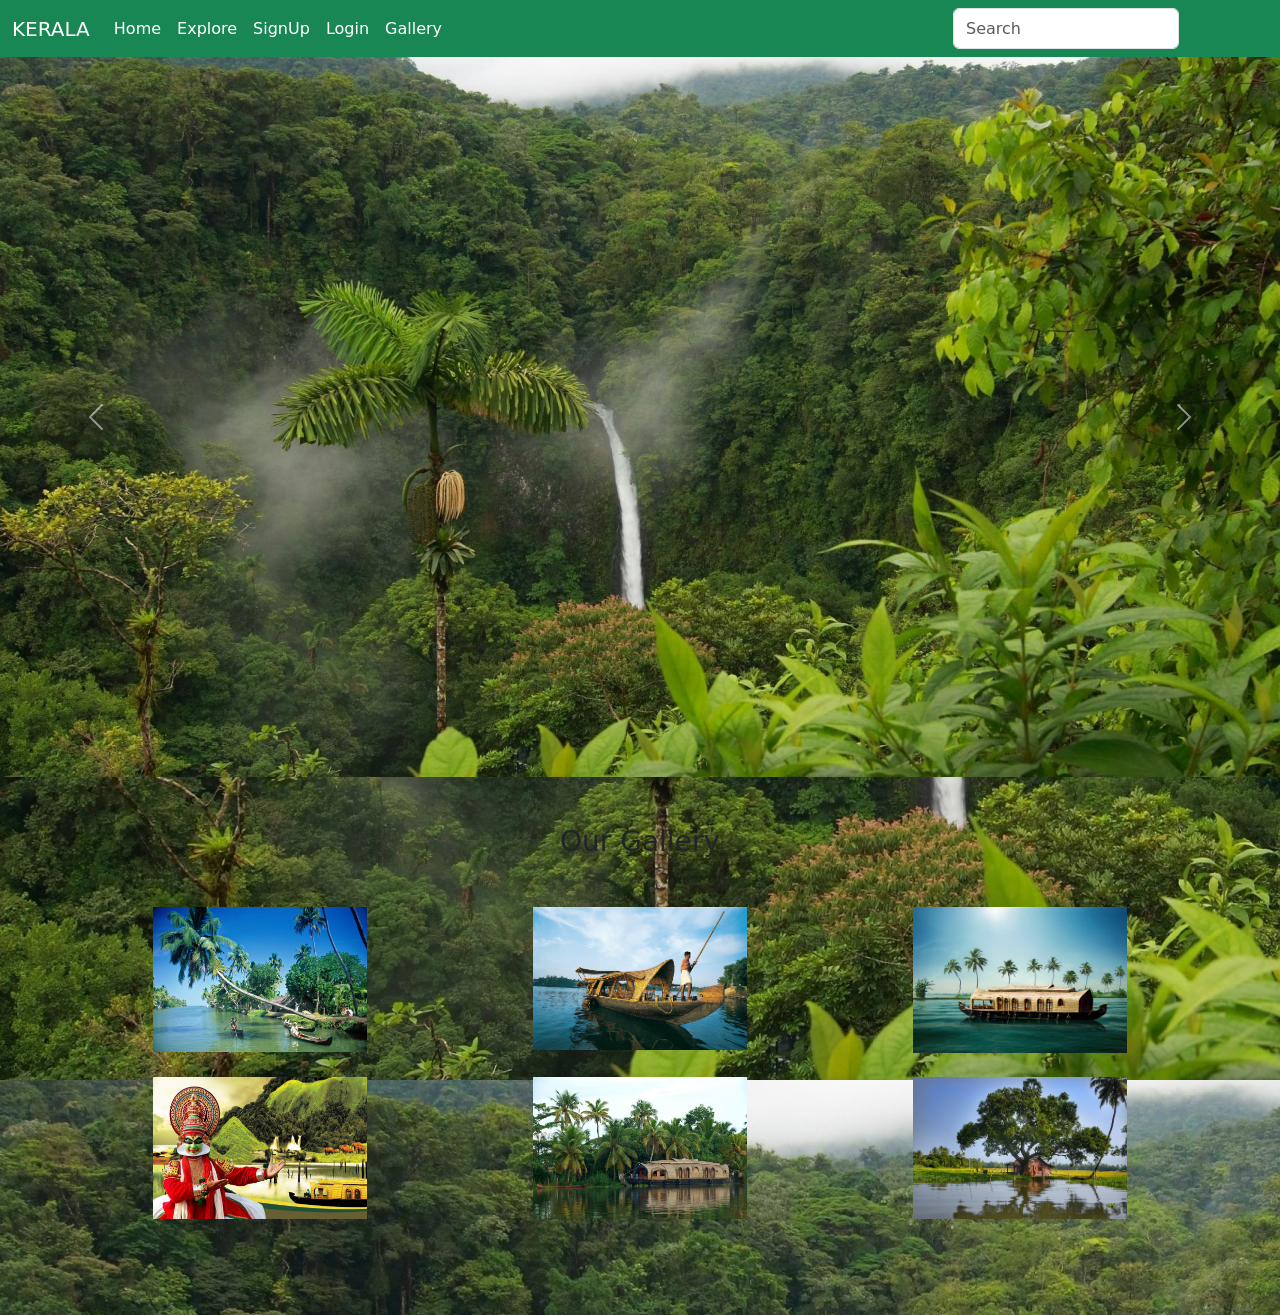
<file: index.html>
<!DOCTYPE html>
 <html lang="en">
 <head>
     <meta charset="UTF-8">
     <meta http-equiv="X-UA-Compatible" content="IE=edge">
     <meta name="viewport" content="width=device-width, initial-scale=1.0">
     <title>Document</title>
     <link rel="stylesheet" href="style.css">
     <link href="https://cdn.jsdelivr.net/npm/bootstrap@5.3.0-alpha1/dist/css/bootstrap.min.css" rel="stylesheet" integrity="sha384-GLhlTQ8iRABdZLl6O3oVMWSktQOp6b7In1Zl3/Jr59b6EGGoI1aFkw7cmDA6j6gD" crossorigin="anonymous">
 <script src="https://cdn.jsdelivr.net/npm/bootstrap@5.3.0-alpha1/dist/js/bootstrap.bundle.min.js" integrity="sha384-w76AqPfDkMBDXo30jS1Sgez6pr3x5MlQ1ZAGC+nuZB+EYdgRZgiwxhTBTkF7CXvN" crossorigin="anonymous"></script>
 </head>
 <body>
     <nav class="navbar navbar-expand-lg navbar-dark bg-success">
         <div class="container-fluid">
           <a class="navbar-brand" href="#">KERALA</a>
           <button class="navbar-toggler" type="button" data-bs-toggle="collapse" data-bs-target="#navbarSupportedContent" aria-controls="navbarSupportedContent" aria-expanded="false" aria-label="Toggle navigation">
             <span class="navbar-toggler-icon"></span>
           </button>
           <div class="collapse navbar-collapse" id="navbarSupportedContent">
             <ul class="navbar-nav me-auto mb-2 mb-lg-0">
               <li class="nav-item">
                 <a class="nav-link active" aria-current="page" href="#">Home</a>
               </li>
               <li class="nav-item">
                 <a class="nav-link active" href="district.html">Explore</a>
               </li>
               
               <li class="nav-item">
                <a class="nav-link active" href="signup.html">SignUp</a>
              </li>
              <li class="nav-item">
                <a class="nav-link active" href="login.html">Login</a>
              </li>
              
               <li class="nav-item">
                
                 <a class="nav-link active" href="#gallery" >Gallery</a>
               </li>
             </ul>
             <form class="d-flex" role="search">
               <input class="form-control me-2" type="search" placeholder="Search" aria-label="Search">
               <button class="btn btn-outline-success" type="submit">Search</button>
             </form>
           </div>
         </div>
       </nav>  
       <!-- carousel starts here-->
       <div class="col-lg-12 myMargin">
       <div id="carouselExample" class="carousel slide">
         <div class="carousel-inner">
           <div class="carousel-item active">
             <img src="./pictures/pic33.jpg" class="d-block w-100" alt="...">
           </div>
           <div class="carousel-item">
             <img src="./pictures/pic26.jpg" class="d-block w-100" alt="...">
           </div>
           <div class="carousel-item">
             <img src="./pictures/picc1.jpg" class="d-block w-100" alt="...">
           </div>
         </div>
         <button class="carousel-control-prev" type="button" data-bs-target="#carouselExample" data-bs-slide="prev">
           <span class="carousel-control-prev-icon" aria-hidden="true"></span>
           <span class="visually-hidden">Previous</span>
         </button>
         <button class="carousel-control-next" type="button" data-bs-target="#carouselExample" data-bs-slide="next">
           <span class="carousel-control-next-icon" aria-hidden="true"></span>
           <span class="visually-hidden">Next</span>
         </button>
       </div> 
       <!-- carousel ends here-->
       <div class="gallery pb-5" id="gallery">
        <div class="container py-xl-5 py-lg-3">
            <h3 class="title-w3 mb-2 text-center text-bl font-weight-bold">Our <span>Gallery</span></h3>
            <p class="text-center title-w3 mb-md-5 mb-4"></p>
            <div class="row news-grids text-center no-gutters">
                <div class="col-md-4 gal-img">
                    <a href="#gal1"><img src="pictures/hi.jpg" alt="Gallery Image" class="img-fluid"height="500" width="500"></a>
                </div>
                <div class="col-md-4 gal-img">
                    <a href="#gal2"><img src="pictures/picc1.jpg" alt="Gallery Image" class="img-fluid" height="500" width="500"></a>
                </div>
                <div class="col-md-4 gal-img">
                    <a href="#gal3"><img src="pictures/pic222.jpg" alt="Gallery Image" class="img-fluid"height="700" width="500"></a>
              <br>  </div>
            </div>
            <div class="row news-grids text-center no-gutters">
                <div class="col-md-4 gal-img">
                    <a href="#gal4"><img src="pictures/g.jpg" alt="Gallery Image" class="img-fluid" height="1000" width="700"></a>
                </div>
                <div class="col-md-4 gal-img">
                    <a href="#gal5"><img src="pictures/kk.jpg" alt="Gallery Image" class="img-fluid" height="1500" width="900"></a>
                </div>
                <div class="col-md-4 gal-img">
                    <a href="#gal6"><img src="pictures/hhh.jpg" alt="Gallery Image" class="img-fluid" height="900" width="900"></a>
                </div>
            </div>
           
     </body>
 </html>
</file>
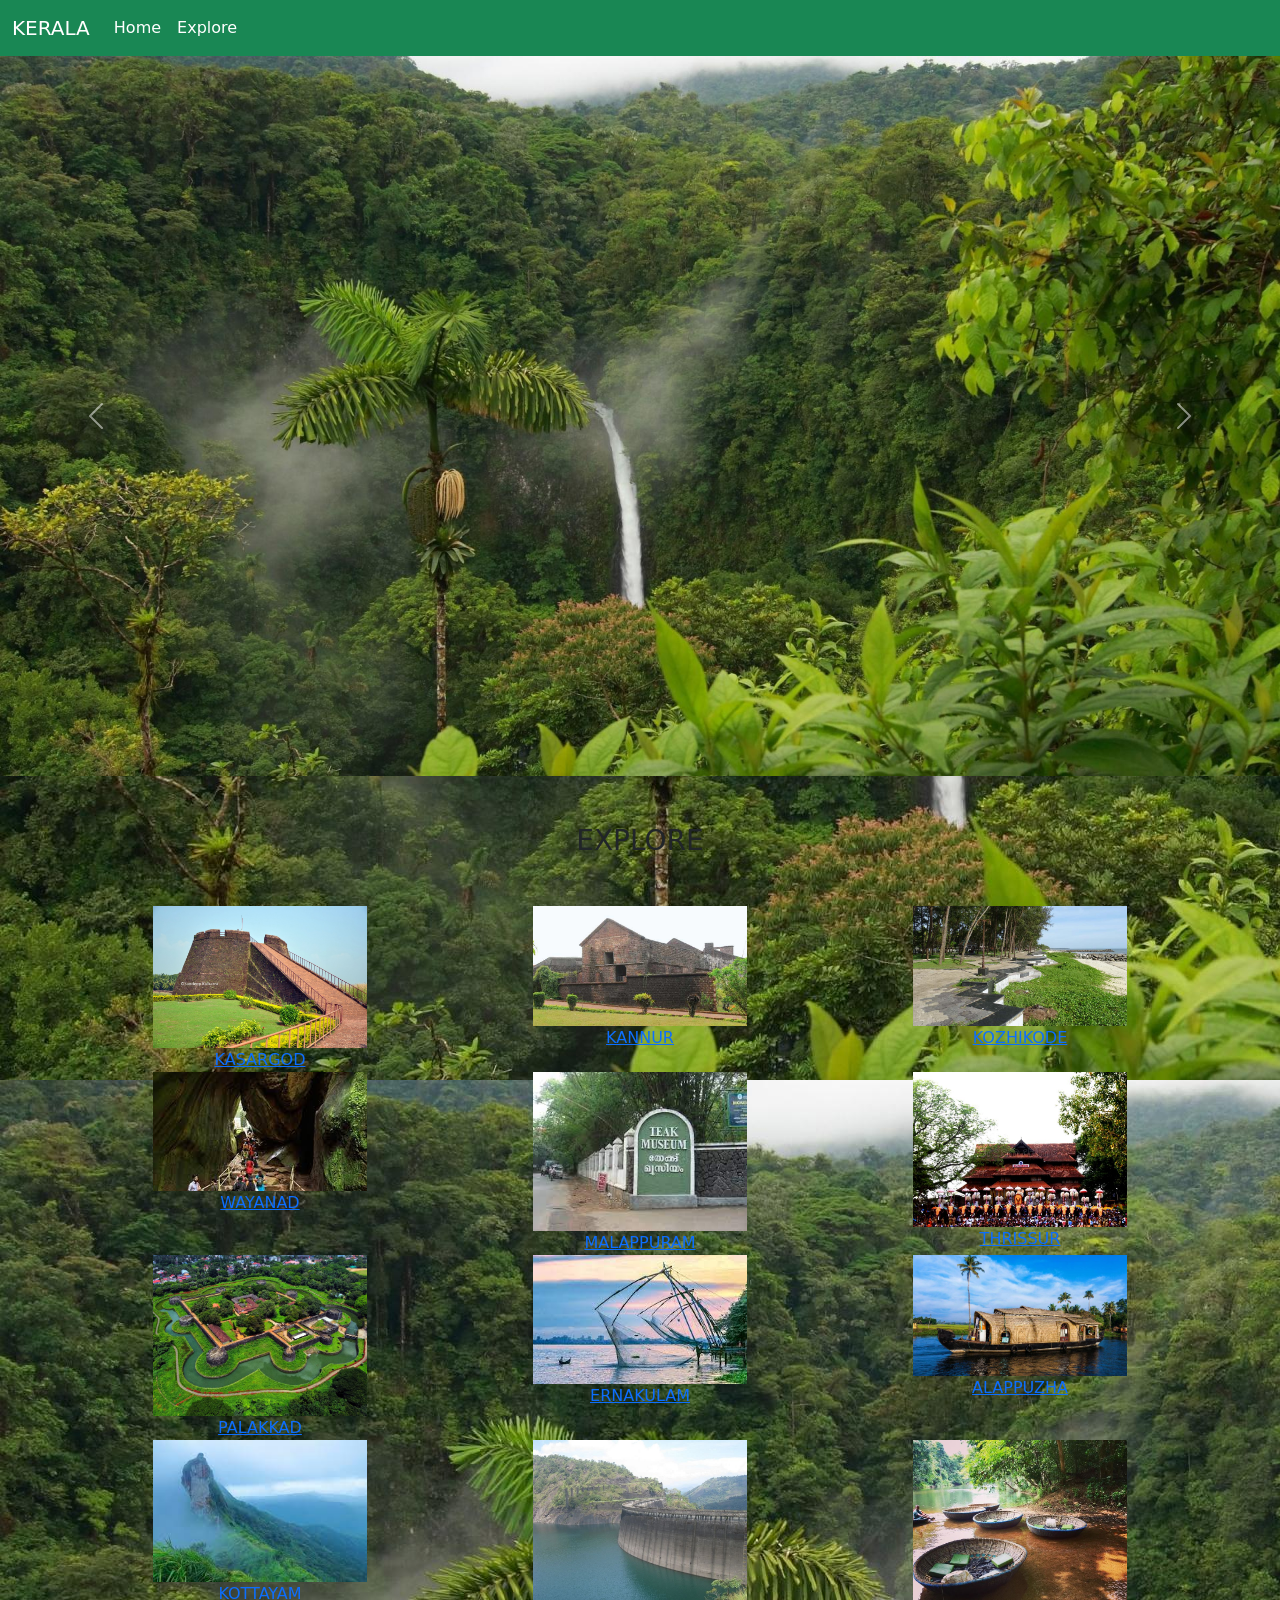
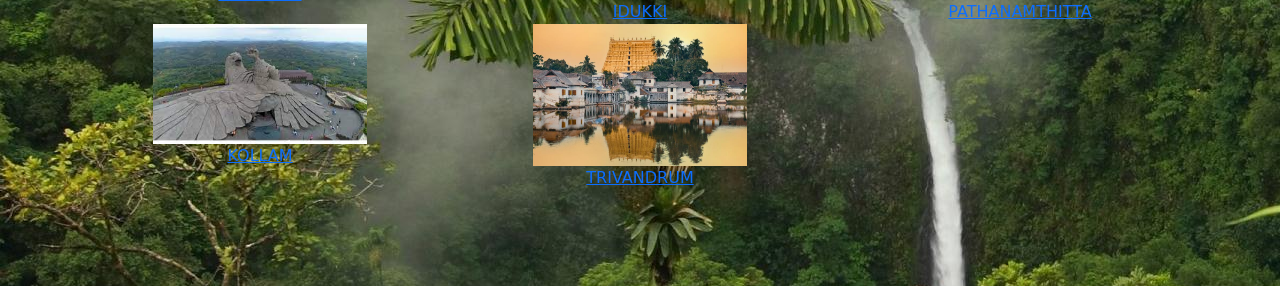
<file: district.html>
<!DOCTYPE html>
<html lang="en">
<head>
    <meta charset="UTF-8">
    <meta http-equiv="X-UA-Compatible" content="IE=edge">
    <meta name="viewport" content="width=device-width, initial-scale=1.0">
    <title>Document</title>
    <link rel="stylesheet" href="style.css">
    <link href="https://cdn.jsdelivr.net/npm/bootstrap@5.3.0-alpha1/dist/css/bootstrap.min.css" rel="stylesheet" integrity="sha384-GLhlTQ8iRABdZLl6O3oVMWSktQOp6b7In1Zl3/Jr59b6EGGoI1aFkw7cmDA6j6gD" crossorigin="anonymous">
<script src="https://cdn.jsdelivr.net/npm/bootstrap@5.3.0-alpha1/dist/js/bootstrap.bundle.min.js" integrity="sha384-w76AqPfDkMBDXo30jS1Sgez6pr3x5MlQ1ZAGC+nuZB+EYdgRZgiwxhTBTkF7CXvN" crossorigin="anonymous"></script>
</head>
<body>
    <nav class="navbar navbar-expand-lg navbar-dark bg-success">
        <div class="container-fluid">
          <a class="navbar-brand" href="#">KERALA</a>
          <button class="navbar-toggler" type="button" data-bs-toggle="collapse" data-bs-target="#navbarSupportedContent" aria-controls="navbarSupportedContent" aria-expanded="false" aria-label="Toggle navigation">
            <span class="navbar-toggler-icon"></span>
          </button>
          <div class="collapse navbar-collapse" id="navbarSupportedContent">
            <ul class="navbar-nav me-auto mb-2 mb-lg-0">
              <li class="nav-item">
                <a class="nav-link active" aria-current="page" href="#">Home</a>
              </li>
              <li class="nav-item">
                <a class="nav-link active" href="#">Explore</a>
              </li>
              
              
              
            </ul>
            </div>
            </div>
            </nav>
    <div class="col-lg-12 myMargin">
        <div id="carouselExample" class="carousel slide">
          <div class="carousel-inner">
            <div class="carousel-item active">
              <img src="./pictures/pic33.jpg" class="d-block w-100" alt="...">
            </div>
            <div class="carousel-item">
              <img src="./pictures/pic26.jpg" class="d-block w-100" alt="...">
            </div>
            <div class="carousel-item">
              <img src="./pictures/picc1.jpg" class="d-block w-100" alt="...">
            </div>
          </div>
          <button class="carousel-control-prev" type="button" data-bs-target="#carouselExample" data-bs-slide="prev">
            <span class="carousel-control-prev-icon" aria-hidden="true"></span>
            <span class="visually-hidden">Previous</span>
          </button>
          <button class="carousel-control-next" type="button" data-bs-target="#carouselExample" data-bs-slide="next">
            <span class="carousel-control-next-icon" aria-hidden="true"></span>
            <span class="visually-hidden">Next</span>
          </button>
        </div> 
        <!-- carousel ends here-->
        <div class="gallery pb-5" id="gallery">
            <div class="container py-xl-5 py-lg-3">
                <h3 class="title-w3 mb-2 text-center text-bl font-weight-bold"><span>EXPLORE</span></h3>
                <p class="text-center title-w3 mb-md-5 mb-4"></p>
                <div class="row news-grids text-center no-gutters">
                    <div class="col-md-4 gal-img">
                        <a href="kasargod.html"><img src="pictures/kasar.jpg" alt="Gallery Image" class="img-fluid"height="1000" width="300">KASARGOD</a>
                    </div>
                    <div class="col-md-4 gal-img">
                        <a href="kannur.html"><img src="pictures/kannur.jpg" alt="Gallery Image" class="img-fluid" height="1800" width="1000">KANNUR</a>
                    </div>
                    <div class="col-md-4 gal-img">
                        <a href="kozhikode.html"><img src="pictures/kozhikode.jpg" alt="Gallery Image" class="img-fluid" height="1800" width="1000">KOZHIKODE</a>
                  <br>  </div>
                </div>
                <div class="row news-grids text-center no-gutters">
                    <div class="col-md-4 gal-img">
                        <a href="wayanad.html"><img src="pictures/wayanad.jpg" alt="Gallery Image" class="img-fluid" height="1000" width="500">WAYANAD</a>
                    </div>
                    <div class="col-md-4 gal-img">
                        <a href="malapuram.html"><img src="pictures/malapuram.jpg" alt="Gallery Image" class="img-fluid" height="1000" width="300">MALAPPURAM</a>
                    </div>
                    <div class="col-md-4 gal-img">
                        <a href="#gal6"><img src="pictures/thrissur.jpg" alt="Gallery Image" class="img-fluid" height="1000" width="300">THRISSUR</a>
                    </div>
                </div>
                <div class="row news-grids text-center no-gutters">
                    <div class="col-md-4 gal-img">
                        <a href="#gal4"><img src="pictures/Palakkad_Tipu_Fort.jpg" alt="Gallery Image" class="img-fluid" height="1000" width="300">PALAKKAD</a>
                    </div>
                    <div class="col-md-4 gal-img">
                        <a href="#gal5"><img src="pictures/ernakulam.jpg" alt="Gallery Image" class="img-fluid" height="1000" width="700">ERNAKULAM</a>
                    </div>
                    <div class="col-md-4 gal-img">
                        <a href="#gal6"><img src="pictures/alapuzha.jpg" alt="Gallery Image" class="img-fluid" height="1000" width="700">ALAPPUZHA</a>
                    </div>
                </div>
                <div class="row news-grids text-center no-gutters">
                    <div class="col-md-4 gal-img">
                        <a href="#gal4"><img src="pictures/kottayam.jpg" alt="Gallery Image" class="img-fluid" height="1000" width="300">KOTTAYAM</a>
                    </div>
                    <div class="col-md-4 gal-img">
                        <a href="#gal5"><img src="pictures/idukki-dam.jpg" alt="Gallery Image" class="img-fluid" height="1000" width="500">IDUKKI</a>
                    </div>
                    <div class="col-md-4 gal-img">
                        <a href="#gal6"><img src="pictures/Pathanamthitta.jpg" alt="Gallery Image" class="img-fluid" height="1000" width="300">PATHANAMTHITTA</a>
                    </div>
                </div>
                <div class="row news-grids text-center no-gutters">
                    <div class="col-md-4 gal-img">
                        <a href="#gal4"><img src="pictures/kollam.jpg" alt="Gallery Image" class="img-fluid" height="1000" width="500">KOLLAM</a>
                    </div>
                    <div class="col-md-4 gal-img">
                        <a href="#gal5"><img src="pictures/trivandrum.jpg" alt="Gallery Image" class="img-fluid" height="1000" width="500">TRIVANDRUM</a>
                    </div>
                    
                </div>
</body>
</html>
</file>
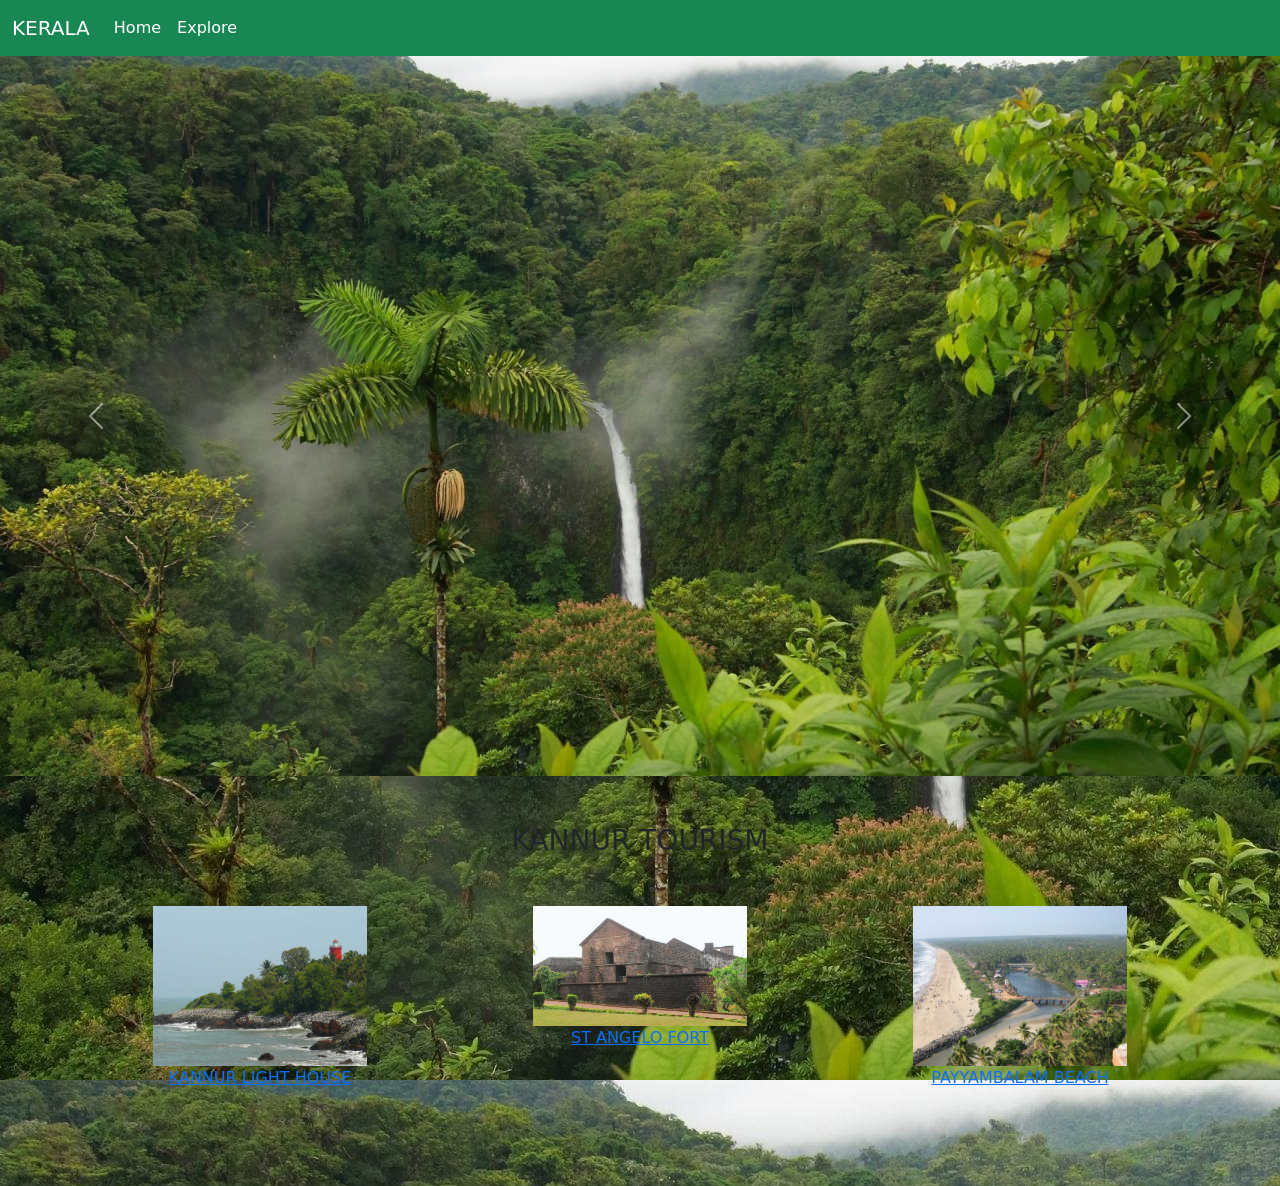
<file: kannur.html>
<!DOCTYPE html>
<html lang="en">
<head>
    <meta charset="UTF-8">
    <meta http-equiv="X-UA-Compatible" content="IE=edge">
    <meta name="viewport" content="width=device-width, initial-scale=1.0">
    <title>Document</title>
    <link rel="stylesheet" href="style.css">
    <link href="https://cdn.jsdelivr.net/npm/bootstrap@5.3.0-alpha1/dist/css/bootstrap.min.css" rel="stylesheet" integrity="sha384-GLhlTQ8iRABdZLl6O3oVMWSktQOp6b7In1Zl3/Jr59b6EGGoI1aFkw7cmDA6j6gD" crossorigin="anonymous">
<script src="https://cdn.jsdelivr.net/npm/bootstrap@5.3.0-alpha1/dist/js/bootstrap.bundle.min.js" integrity="sha384-w76AqPfDkMBDXo30jS1Sgez6pr3x5MlQ1ZAGC+nuZB+EYdgRZgiwxhTBTkF7CXvN" crossorigin="anonymous"></script>
</head>
<body>
    <nav class="navbar navbar-expand-lg navbar-dark bg-success">
        <div class="container-fluid">
          <a class="navbar-brand" href="#">KERALA</a>
          <button class="navbar-toggler" type="button" data-bs-toggle="collapse" data-bs-target="#navbarSupportedContent" aria-controls="navbarSupportedContent" aria-expanded="false" aria-label="Toggle navigation">
            <span class="navbar-toggler-icon"></span>
          </button>
          <div class="collapse navbar-collapse" id="navbarSupportedContent">
            <ul class="navbar-nav me-auto mb-2 mb-lg-0">
              <li class="nav-item">
                <a class="nav-link active" aria-current="page" href="#">Home</a>
              </li>
              <li class="nav-item">
                <a class="nav-link active" href="#">Explore</a>
              </li>
              
              
              
            </ul>
            </div>
            </div>
            </nav>
    <div class="col-lg-12 myMargin">
        <div id="carouselExample" class="carousel slide">
          <div class="carousel-inner">
            <div class="carousel-item active">
              <img src="./pictures/pic33.jpg" class="d-block w-100" alt="...">
            </div>
            <div class="carousel-item">
              <img src="./pictures/pic26.jpg" class="d-block w-100" alt="...">
            </div>
            <div class="carousel-item">
              <img src="./pictures/picc1.jpg" class="d-block w-100" alt="...">
            </div>
          </div>
          <button class="carousel-control-prev" type="button" data-bs-target="#carouselExample" data-bs-slide="prev">
            <span class="carousel-control-prev-icon" aria-hidden="true"></span>
            <span class="visually-hidden">Previous</span>
          </button>
          <button class="carousel-control-next" type="button" data-bs-target="#carouselExample" data-bs-slide="next">
            <span class="carousel-control-next-icon" aria-hidden="true"></span>
            <span class="visually-hidden">Next</span>
          </button>
        </div> 
        <!-- carousel ends here-->
        <div class="gallery pb-5" id="gallery">
            <div class="container py-xl-5 py-lg-3">
                <h3 class="title-w3 mb-2 text-center text-bl font-weight-bold"><span>KANNUR TOURISM</span></h3>
                <p class="text-center title-w3 mb-md-5 mb-4"></p>
                <div class="row news-grids text-center no-gutters">
                    <div class="col-md-4 gal-img">
                        <a href="#gal1"><img src="pictures/kannur light.jpg" alt="Gallery Image" class="img-fluid"height="1000" width="300">KANNUR LIGHT HOUSE</a>
                    </div>
                    <div class="col-md-4 gal-img">
                        <a href="#gal2"><img src="pictures/st_angelo_fort_kannur20131031115739_83_1_20180526215925.jpg" alt="Gallery Image" class="img-fluid" height="1800" width="1500">ST ANGELO FORT</a>
                    </div>
                    <div class="col-md-4 gal-img">
                        <a href="#gal3"><img src="pictures/payya.jpg" alt="Gallery Image" class="img-fluid" height="1800" width="1000">PAYYAMBALAM BEACH</a>
                  <br>  </div>
                </div>
                </div>
                </div>
                </div></body>
                </html>
</file>
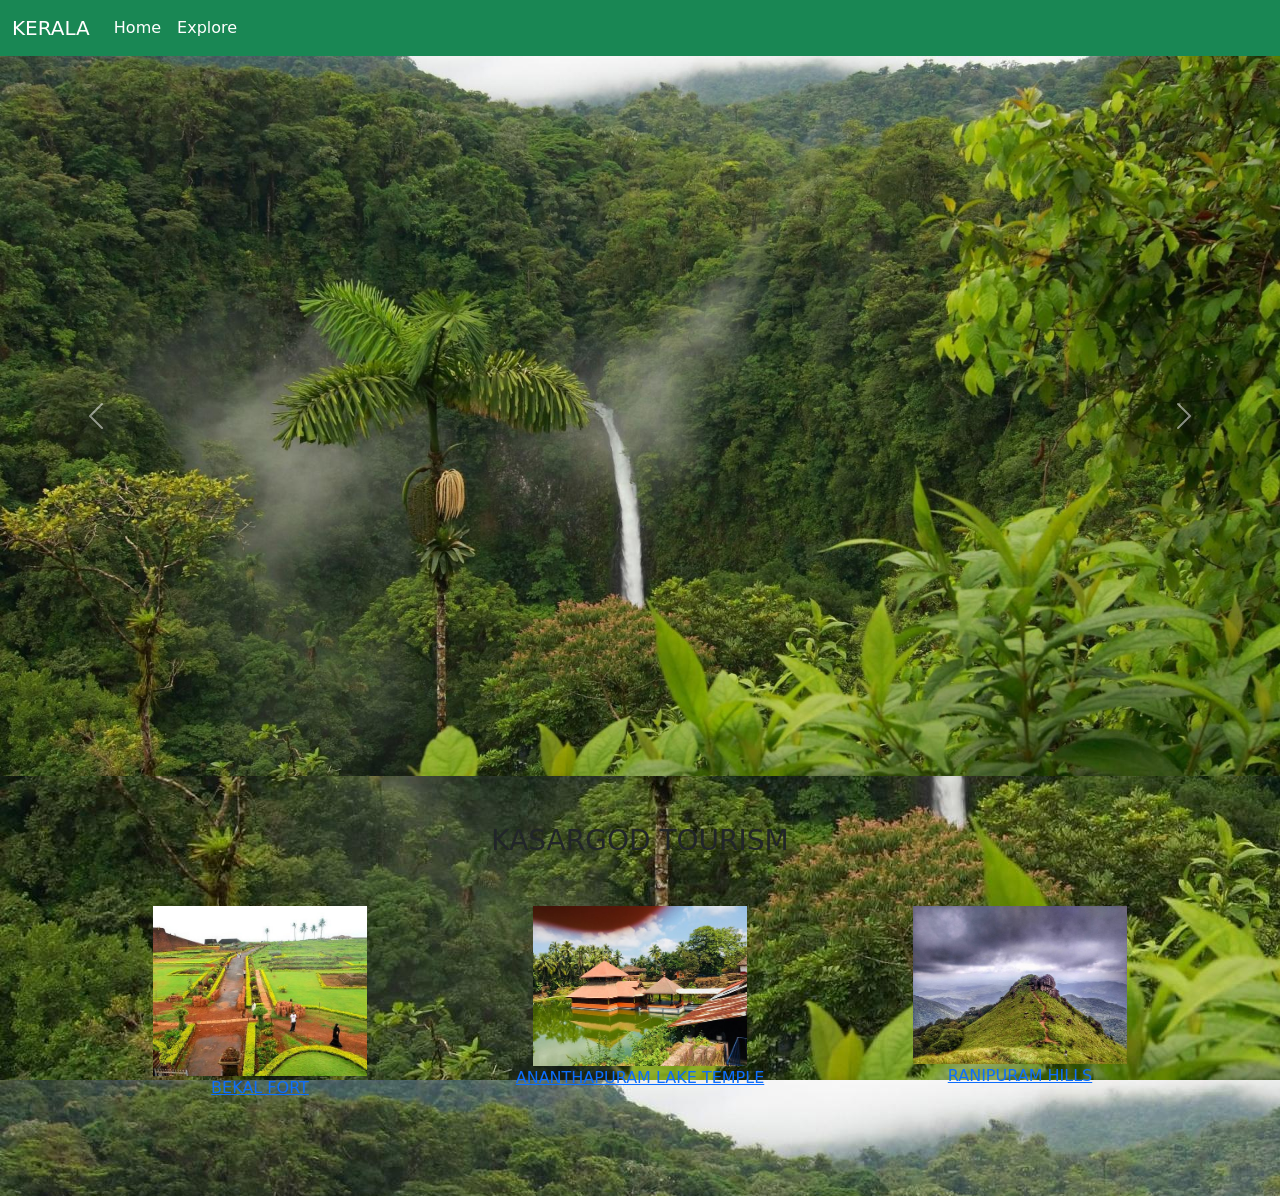
<file: kasargod.html>
<!DOCTYPE html>
<html lang="en">
<head>
    <meta charset="UTF-8">
    <meta http-equiv="X-UA-Compatible" content="IE=edge">
    <meta name="viewport" content="width=device-width, initial-scale=1.0">
    <title>Document</title>
    <link rel="stylesheet" href="style.css">
    <link href="https://cdn.jsdelivr.net/npm/bootstrap@5.3.0-alpha1/dist/css/bootstrap.min.css" rel="stylesheet" integrity="sha384-GLhlTQ8iRABdZLl6O3oVMWSktQOp6b7In1Zl3/Jr59b6EGGoI1aFkw7cmDA6j6gD" crossorigin="anonymous">
<script src="https://cdn.jsdelivr.net/npm/bootstrap@5.3.0-alpha1/dist/js/bootstrap.bundle.min.js" integrity="sha384-w76AqPfDkMBDXo30jS1Sgez6pr3x5MlQ1ZAGC+nuZB+EYdgRZgiwxhTBTkF7CXvN" crossorigin="anonymous"></script>
</head>
<body>
    <nav class="navbar navbar-expand-lg navbar-dark bg-success">
        <div class="container-fluid">
          <a class="navbar-brand" href="#">KERALA</a>
          <button class="navbar-toggler" type="button" data-bs-toggle="collapse" data-bs-target="#navbarSupportedContent" aria-controls="navbarSupportedContent" aria-expanded="false" aria-label="Toggle navigation">
            <span class="navbar-toggler-icon"></span>
          </button>
          <div class="collapse navbar-collapse" id="navbarSupportedContent">
            <ul class="navbar-nav me-auto mb-2 mb-lg-0">
              <li class="nav-item">
                <a class="nav-link active" aria-current="page" href="#">Home</a>
              </li>
              <li class="nav-item">
                <a class="nav-link active" href="#">Explore</a>
              </li>
              
              
              
            </ul>
            </div>
            </div>
            </nav>
    <div class="col-lg-12 myMargin">
        <div id="carouselExample" class="carousel slide">
          <div class="carousel-inner">
            <div class="carousel-item active">
              <img src="./pictures/pic33.jpg" class="d-block w-100" alt="...">
            </div>
            <div class="carousel-item">
              <img src="./pictures/pic26.jpg" class="d-block w-100" alt="...">
            </div>
            <div class="carousel-item">
              <img src="./pictures/picc1.jpg" class="d-block w-100" alt="...">
            </div>
          </div>
          <button class="carousel-control-prev" type="button" data-bs-target="#carouselExample" data-bs-slide="prev">
            <span class="carousel-control-prev-icon" aria-hidden="true"></span>
            <span class="visually-hidden">Previous</span>
          </button>
          <button class="carousel-control-next" type="button" data-bs-target="#carouselExample" data-bs-slide="next">
            <span class="carousel-control-next-icon" aria-hidden="true"></span>
            <span class="visually-hidden">Next</span>
          </button>
        </div> 
        <!-- carousel ends here-->
        <div class="gallery pb-5" id="gallery">
            <div class="container py-xl-5 py-lg-3">
                <h3 class="title-w3 mb-2 text-center text-bl font-weight-bold"><span>KASARGOD TOURISM</span></h3>
                <p class="text-center title-w3 mb-md-5 mb-4"></p>
                <div class="row news-grids text-center no-gutters">
                    <div class="col-md-4 gal-img">
                        <a href="#gal1"><img src="pictures/bekal-fort.jpg" alt="Gallery Image" class="img-fluid"height="1000" width="300">BEKAL FORT</a>
                    </div>
                    <div class="col-md-4 gal-img">
                        <a href="#gal2"><img src="pictures/ananthapura-lake-temple.jpg" alt="Gallery Image" class="img-fluid" height="1800" width="1000">ANANTHAPURAM LAKE TEMPLE</a>
                    </div>
                    <div class="col-md-4 gal-img">
                        <a href="#gal3"><img src="pictures/ranipuram-hills.jpg" alt="Gallery Image" class="img-fluid" height="1800" width="1000">RANIPURAM HILLS</a>
                  <br>  </div>
                </div>
                </div>
                </div>
                </div></body>
                </html>
</file>
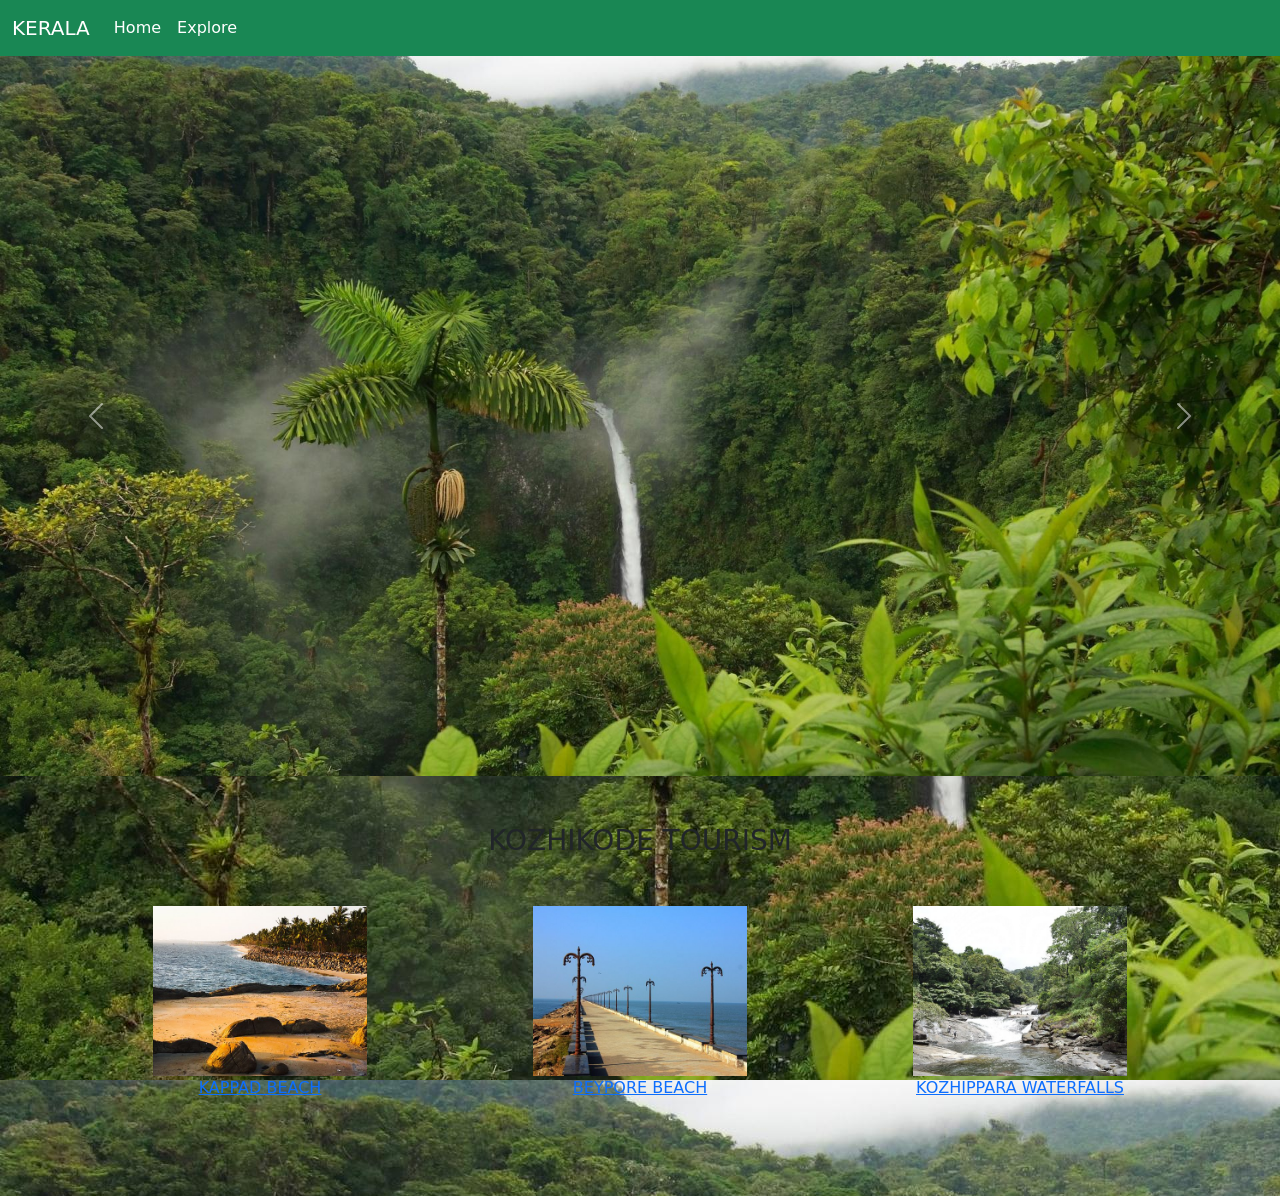
<file: kozhikode.html>
<!DOCTYPE html>
<html lang="en">
<head>
    <meta charset="UTF-8">
    <meta http-equiv="X-UA-Compatible" content="IE=edge">
    <meta name="viewport" content="width=device-width, initial-scale=1.0">
    <title>Document</title>
    <link rel="stylesheet" href="style.css">
    <link href="https://cdn.jsdelivr.net/npm/bootstrap@5.3.0-alpha1/dist/css/bootstrap.min.css" rel="stylesheet" integrity="sha384-GLhlTQ8iRABdZLl6O3oVMWSktQOp6b7In1Zl3/Jr59b6EGGoI1aFkw7cmDA6j6gD" crossorigin="anonymous">
<script src="https://cdn.jsdelivr.net/npm/bootstrap@5.3.0-alpha1/dist/js/bootstrap.bundle.min.js" integrity="sha384-w76AqPfDkMBDXo30jS1Sgez6pr3x5MlQ1ZAGC+nuZB+EYdgRZgiwxhTBTkF7CXvN" crossorigin="anonymous"></script>
</head>
<body>
    <nav class="navbar navbar-expand-lg navbar-dark bg-success">
        <div class="container-fluid">
          <a class="navbar-brand" href="#">KERALA</a>
          <button class="navbar-toggler" type="button" data-bs-toggle="collapse" data-bs-target="#navbarSupportedContent" aria-controls="navbarSupportedContent" aria-expanded="false" aria-label="Toggle navigation">
            <span class="navbar-toggler-icon"></span>
          </button>
          <div class="collapse navbar-collapse" id="navbarSupportedContent">
            <ul class="navbar-nav me-auto mb-2 mb-lg-0">
              <li class="nav-item">
                <a class="nav-link active" aria-current="page" href="#">Home</a>
              </li>
              <li class="nav-item">
                <a class="nav-link active" href="#">Explore</a>
              </li>
              
              
              
            </ul>
            </div>
            </div>
            </nav>
    <div class="col-lg-12 myMargin">
        <div id="carouselExample" class="carousel slide">
          <div class="carousel-inner">
            <div class="carousel-item active">
              <img src="./pictures/pic33.jpg" class="d-block w-100" alt="...">
            </div>
            <div class="carousel-item">
              <img src="./pictures/pic26.jpg" class="d-block w-100" alt="...">
            </div>
            <div class="carousel-item">
              <img src="./pictures/picc1.jpg" class="d-block w-100" alt="...">
            </div>
          </div>
          <button class="carousel-control-prev" type="button" data-bs-target="#carouselExample" data-bs-slide="prev">
            <span class="carousel-control-prev-icon" aria-hidden="true"></span>
            <span class="visually-hidden">Previous</span>
          </button>
          <button class="carousel-control-next" type="button" data-bs-target="#carouselExample" data-bs-slide="next">
            <span class="carousel-control-next-icon" aria-hidden="true"></span>
            <span class="visually-hidden">Next</span>
          </button>
        </div> 
        <!-- carousel ends here-->
        <div class="gallery pb-5" id="gallery">
            <div class="container py-xl-5 py-lg-3">
                <h3 class="title-w3 mb-2 text-center text-bl font-weight-bold"><span>KOZHIKODE TOURISM</span></h3>
                <p class="text-center title-w3 mb-md-5 mb-4"></p>
                <div class="row news-grids text-center no-gutters">
                    <div class="col-md-4 gal-img">
                        <a href="#gal1"><img src="pictures/Kappad.jpg" alt="Gallery Image" class="img-fluid"height="1000" width="300">KAPPAD BEACH</a>
                    </div>
                    <div class="col-md-4 gal-img">
                        <a href="#gal2"><img src="pictures/beypore-beach.jpg" alt="Gallery Image" class="img-fluid" height="1800" width="1500">BEYPORE BEACH</a>
                    </div>
                    <div class="col-md-4 gal-img">
                        <a href="#gal3"><img src="pictures/kozhippara-waterfalls.jpg" alt="Gallery Image" class="img-fluid" height="1800" width="1000">KOZHIPPARA WATERFALLS</a>
                  <br>  </div>
                </div>
                </div>
                </div>
                </div></body>
                </html>
</file>
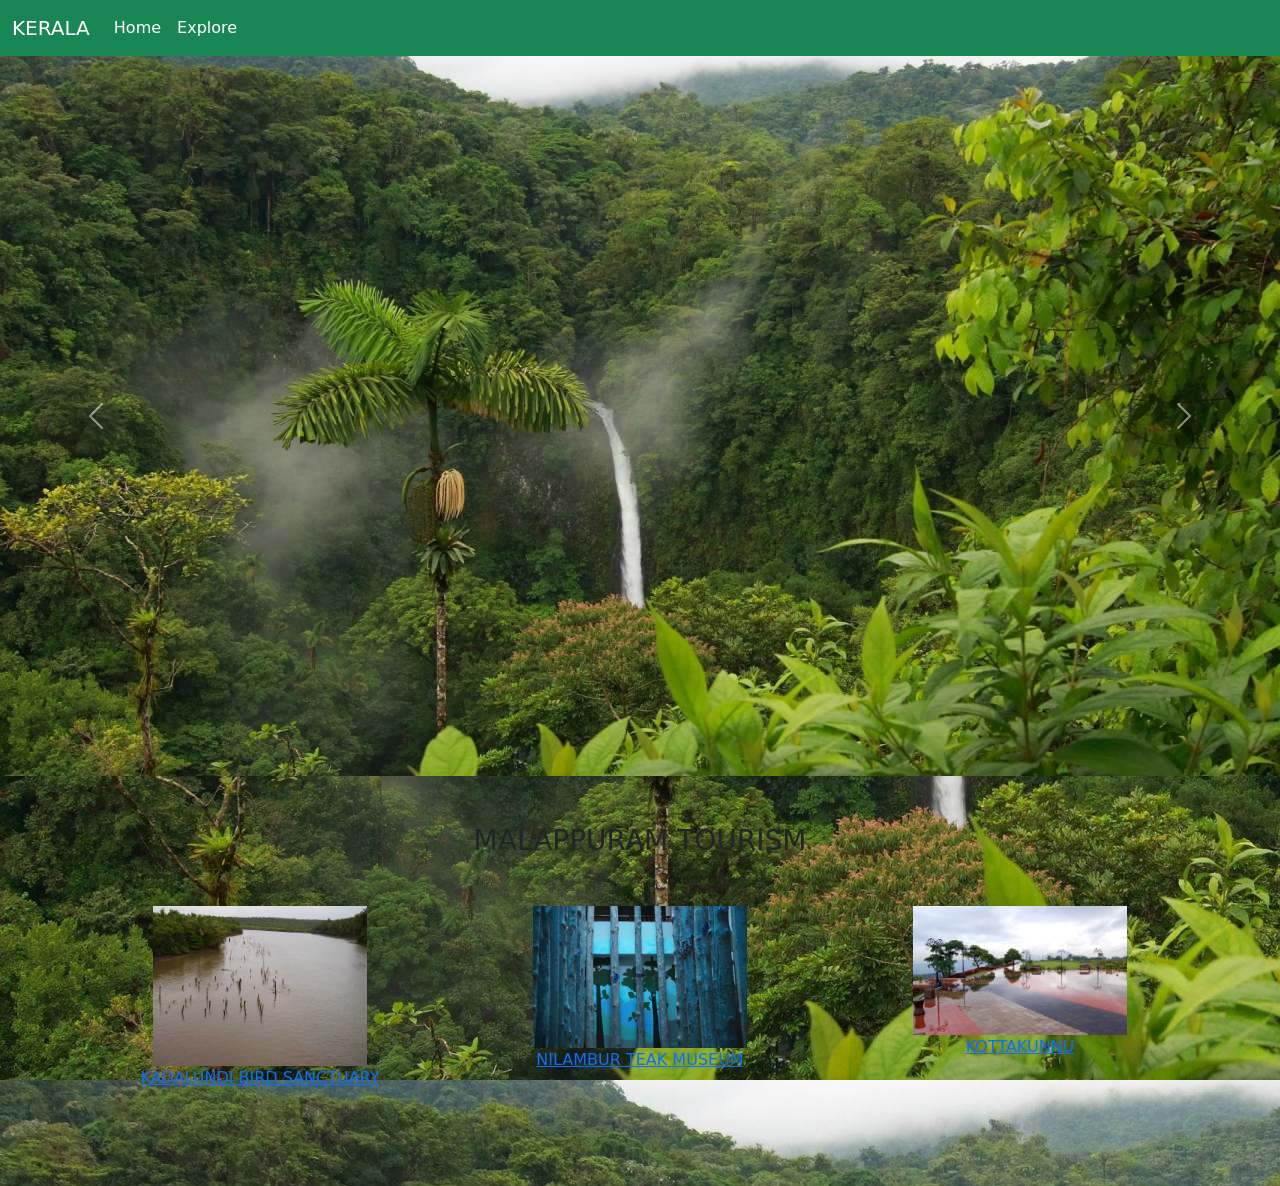
<file: malapuram.html>
<!DOCTYPE html>
<html lang="en">
<head>
    <meta charset="UTF-8">
    <meta http-equiv="X-UA-Compatible" content="IE=edge">
    <meta name="viewport" content="width=device-width, initial-scale=1.0">
    <title>Document</title>
    <link rel="stylesheet" href="style.css">
    <link href="https://cdn.jsdelivr.net/npm/bootstrap@5.3.0-alpha1/dist/css/bootstrap.min.css" rel="stylesheet" integrity="sha384-GLhlTQ8iRABdZLl6O3oVMWSktQOp6b7In1Zl3/Jr59b6EGGoI1aFkw7cmDA6j6gD" crossorigin="anonymous">
<script src="https://cdn.jsdelivr.net/npm/bootstrap@5.3.0-alpha1/dist/js/bootstrap.bundle.min.js" integrity="sha384-w76AqPfDkMBDXo30jS1Sgez6pr3x5MlQ1ZAGC+nuZB+EYdgRZgiwxhTBTkF7CXvN" crossorigin="anonymous"></script>
</head>
<body>
    <nav class="navbar navbar-expand-lg navbar-dark bg-success">
        <div class="container-fluid">
          <a class="navbar-brand" href="#">KERALA</a>
          <button class="navbar-toggler" type="button" data-bs-toggle="collapse" data-bs-target="#navbarSupportedContent" aria-controls="navbarSupportedContent" aria-expanded="false" aria-label="Toggle navigation">
            <span class="navbar-toggler-icon"></span>
          </button>
          <div class="collapse navbar-collapse" id="navbarSupportedContent">
            <ul class="navbar-nav me-auto mb-2 mb-lg-0">
              <li class="nav-item">
                <a class="nav-link active" aria-current="page" href="#">Home</a>
              </li>
              <li class="nav-item">
                <a class="nav-link active" href="#">Explore</a>
              </li>
              
              
              
            </ul>
            </div>
            </div>
            </nav>
    <div class="col-lg-12 myMargin">
        <div id="carouselExample" class="carousel slide">
          <div class="carousel-inner">
            <div class="carousel-item active">
              <img src="./pictures/pic33.jpg" class="d-block w-100" alt="...">
            </div>
            <div class="carousel-item">
              <img src="./pictures/pic26.jpg" class="d-block w-100" alt="...">
            </div>
            <div class="carousel-item">
              <img src="./pictures/picc1.jpg" class="d-block w-100" alt="...">
            </div>
          </div>
          <button class="carousel-control-prev" type="button" data-bs-target="#carouselExample" data-bs-slide="prev">
            <span class="carousel-control-prev-icon" aria-hidden="true"></span>
            <span class="visually-hidden">Previous</span>
          </button>
          <button class="carousel-control-next" type="button" data-bs-target="#carouselExample" data-bs-slide="next">
            <span class="carousel-control-next-icon" aria-hidden="true"></span>
            <span class="visually-hidden">Next</span>
          </button>
        </div> 
        <!-- carousel ends here-->
        <div class="gallery pb-5" id="gallery">
            <div class="container py-xl-5 py-lg-3">
                <h3 class="title-w3 mb-2 text-center text-bl font-weight-bold"><span>MALAPPURAM TOURISM</span></h3>
                <p class="text-center title-w3 mb-md-5 mb-4"></p>
                <div class="row news-grids text-center no-gutters">
                    <div class="col-md-4 gal-img">
                        <a href="#gal1"><img src="pictures/kadalundi.jpg" alt="Gallery Image" class="img-fluid"height="1000" width="300">KADALUNDI BIRD SANCTUARY</a>
                    </div>
                    <div class="col-md-4 gal-img">
                        <a href="#gal2"><img src="pictures/Teak_Museum_Nilambur_04024_20190116143739.jpg" alt="Gallery Image" class="img-fluid" height="1800" width="1500">NILAMBUR TEAK MUSEUM</a>
                    </div>
                    <div class="col-md-4 gal-img">
                        <a href="#gal3"><img src="pictures/Malappuram_Kottakkunnu_20190401184221_20190401184235.jpg" alt="Gallery Image" class="img-fluid" height="1800" width="1000">KOTTAKUNNU</a>
                  <br>  </div>
                </div>
                </div>
                </div>
                </div></body>
                </html>
</file>
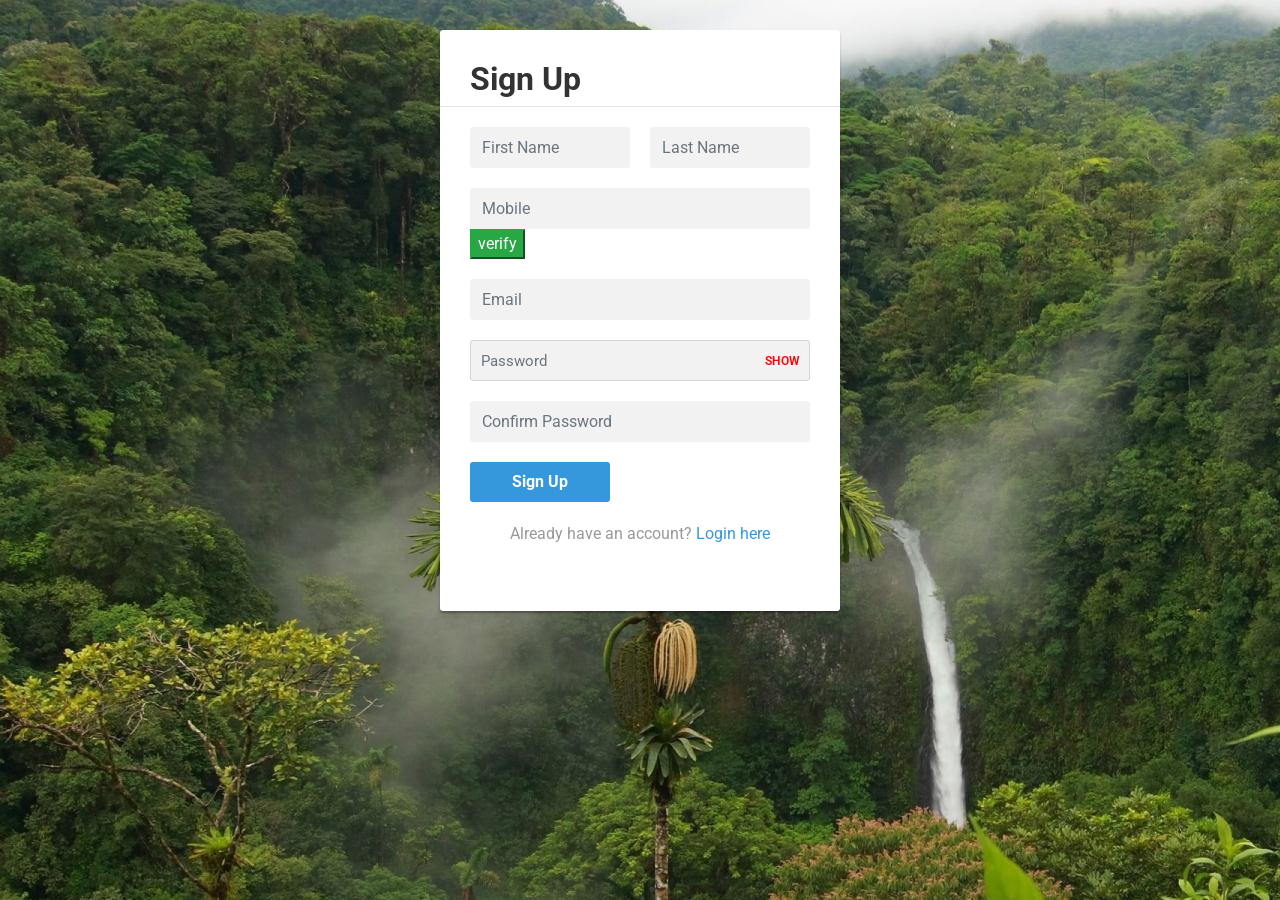
<file: signup.html>
<!DOCTYPE html>
<html lang="en">
<head>
<meta charset="utf-8">
<meta name="viewport" content="width=device-width, initial-scale=1, shrink-to-fit=no">
<link rel="stylesheet" href="https://fonts.googleapis.com/css?family=Roboto:400,700">
<title> Signup Form </title>
<link rel="stylesheet" href="https://stackpath.bootstrapcdn.com/bootstrap/4.5.0/css/bootstrap.min.css">
<link rel="stylesheet" href="https://maxcdn.bootstrapcdn.com/font-awesome/4.7.0/css/font-awesome.min.css">
<script src="https://code.jquery.com/jquery-3.5.1.min.js"></script>
<script src="https://cdn.jsdelivr.net/npm/popper.js@1.16.0/dist/umd/popper.min.js"></script>
<script src="https://stackpath.bootstrapcdn.com/bootstrap/4.5.0/js/bootstrap.min.js"></script> 
<link rel="stylesheet" href="style.css">
</head>

<body>
<div class="signup-form">
    <form action="success.html" name="form1">
		<h2>Sign Up</h2>
		
		<hr>
        <div class="form-group">
			<div class="row">
				<div class="col"><input type="text" class="form-control" name="first_name" placeholder="First Name" required="required"></div>
				<div class="col"><input type="text" class="form-control" name="last_name" placeholder="Last Name" required="required"></div>
			</div>        	
        </div>
        <div class="form-group">
        	<input type="text" class="form-control" name="text2" placeholder="Mobile"   required="required">
        <button type="submit" class="btn-success" value="verify" onclick="phonenumber(document.form1.text2)" >verify</button>
        </div>
        <div class="form-group">
        <div class="form-group">
        	<input type="email" name="text1" class="form-control" id="username" placeholder="Email"  onkeyclick="ValidateEmail()" required="required">
        </div>
		<div class="form-group" id="passwordInput" >
            <input id="pass" type="password" class="form-control" name="pass" placeholder="Password" required="required">
            <span id="showHide">SHOW</span>
        </div>
        
        <div id="passwordStrength" class="form-group">
             <span id="poor"></span>
             <span id="weak"></span>
             <span id="strong"></span>
           </div>
        <div id="passwordInfo" class="form-group"></div>
		<div class="form-group">
            <input id="confirm_pass" type="password" class="form-control" name="confirm_pass" placeholder="Confirm Password"  onkeyup="validate_password()" required="required">
        </div>    
        <span id="wrong_pass_alert"></span>    
       
		<div class="form-group">
            <button id="create" type="submit" class="btn btn-primary btn-lg" onclick="wrong_pass_alert()">Sign Up</button>
        </div>
    </form>
	<div class="hint-text">Already have an account? <a href="login.html">Login here</a></div>
    <script src="script.js"></script>
</div>
</body>
</html>
</file>
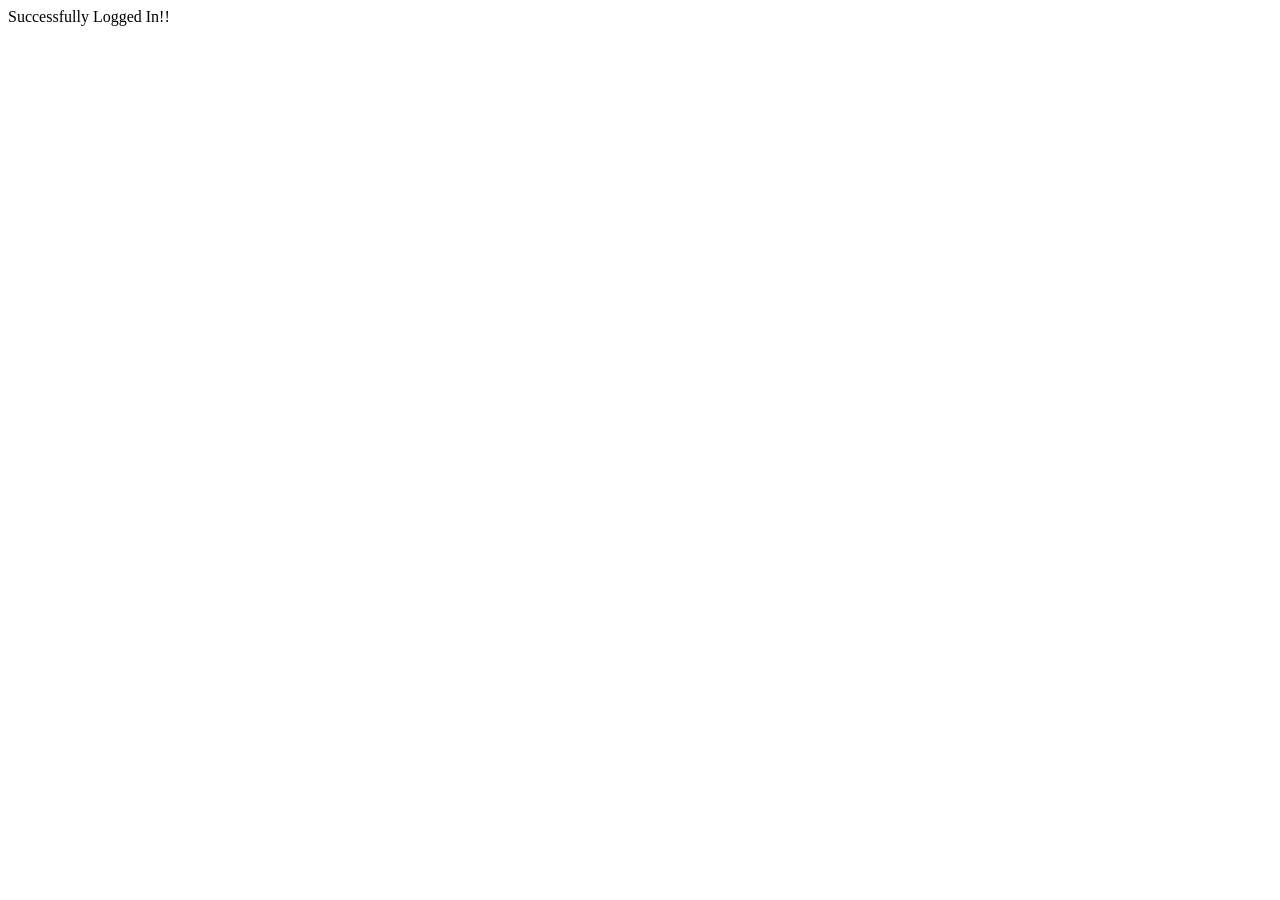
<file: success.html>
<!DOCTYPE html>
<html lang="en">
<head>
    <meta charset="UTF-8">
    <meta http-equiv="X-UA-Compatible" content="IE=edge">
    <meta name="viewport" content="width=device-width, initial-scale=1.0">
    <title>Document</title>
</head>
<body>
    Successfully Logged In!!
</body>
</html>
</file>
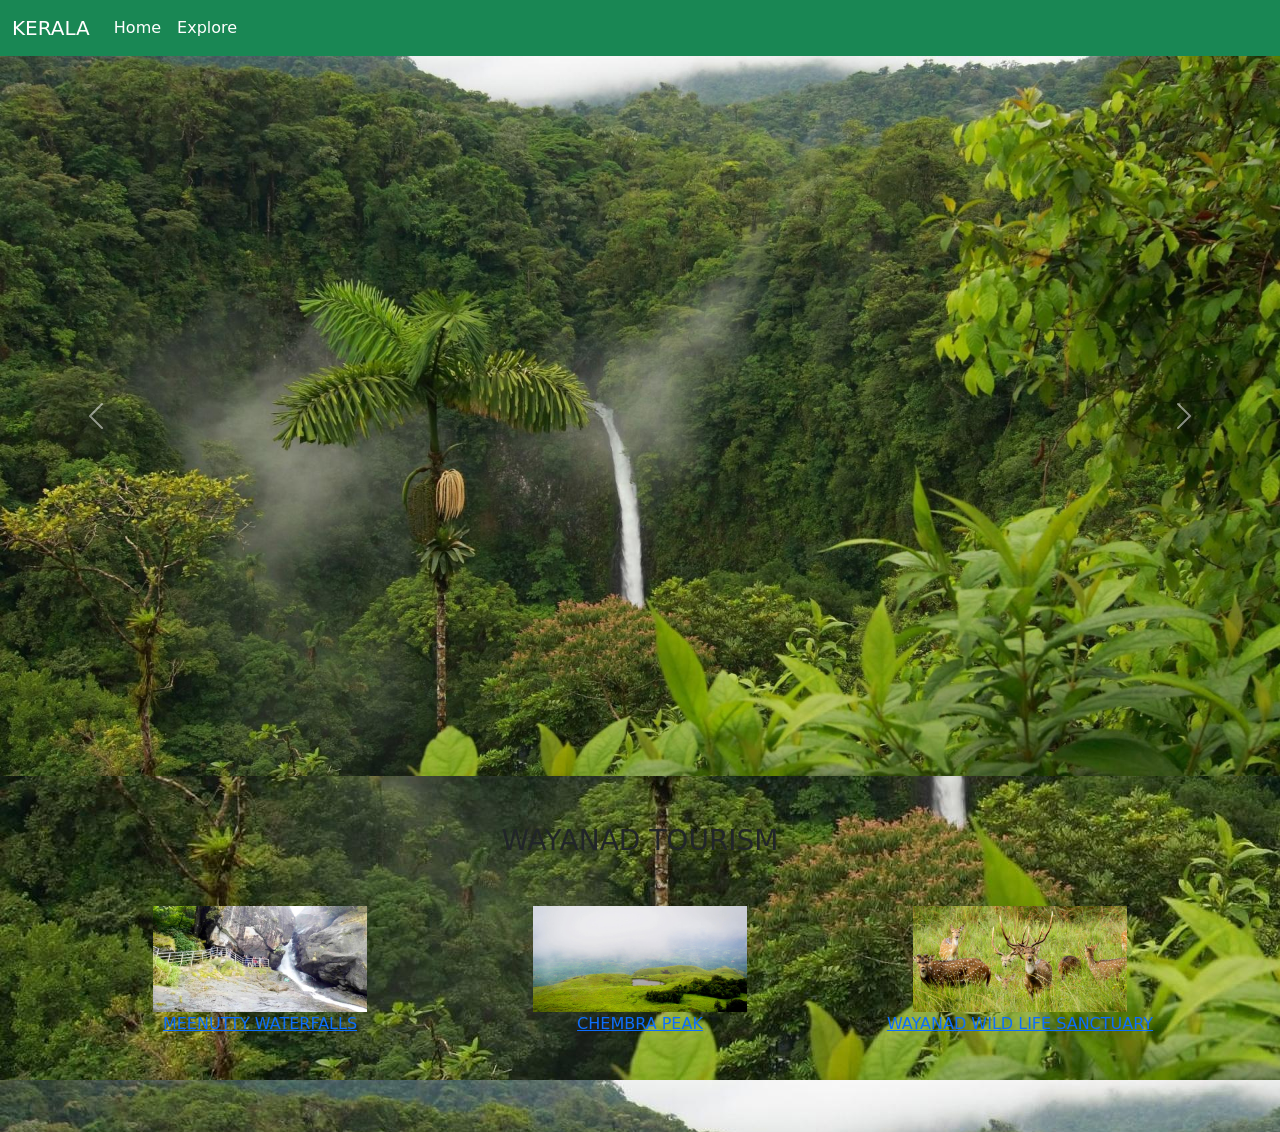
<file: wayanad.html>
<!DOCTYPE html>
<html lang="en">
<head>
    <meta charset="UTF-8">
    <meta http-equiv="X-UA-Compatible" content="IE=edge">
    <meta name="viewport" content="width=device-width, initial-scale=1.0">
    <title>Document</title>
    <link rel="stylesheet" href="style.css">
    <link href="https://cdn.jsdelivr.net/npm/bootstrap@5.3.0-alpha1/dist/css/bootstrap.min.css" rel="stylesheet" integrity="sha384-GLhlTQ8iRABdZLl6O3oVMWSktQOp6b7In1Zl3/Jr59b6EGGoI1aFkw7cmDA6j6gD" crossorigin="anonymous">
<script src="https://cdn.jsdelivr.net/npm/bootstrap@5.3.0-alpha1/dist/js/bootstrap.bundle.min.js" integrity="sha384-w76AqPfDkMBDXo30jS1Sgez6pr3x5MlQ1ZAGC+nuZB+EYdgRZgiwxhTBTkF7CXvN" crossorigin="anonymous"></script>
</head>
<body>
    <nav class="navbar navbar-expand-lg navbar-dark bg-success">
        <div class="container-fluid">
          <a class="navbar-brand" href="#">KERALA</a>
          <button class="navbar-toggler" type="button" data-bs-toggle="collapse" data-bs-target="#navbarSupportedContent" aria-controls="navbarSupportedContent" aria-expanded="false" aria-label="Toggle navigation">
            <span class="navbar-toggler-icon"></span>
          </button>
          <div class="collapse navbar-collapse" id="navbarSupportedContent">
            <ul class="navbar-nav me-auto mb-2 mb-lg-0">
              <li class="nav-item">
                <a class="nav-link active" aria-current="page" href="#">Home</a>
              </li>
              <li class="nav-item">
                <a class="nav-link active" href="#">Explore</a>
              </li>
              
              
              
            </ul>
            </div>
            </div>
            </nav>
    <div class="col-lg-12 myMargin">
        <div id="carouselExample" class="carousel slide">
          <div class="carousel-inner">
            <div class="carousel-item active">
              <img src="./pictures/pic33.jpg" class="d-block w-100" alt="...">
            </div>
            <div class="carousel-item">
              <img src="./pictures/pic26.jpg" class="d-block w-100" alt="...">
            </div>
            <div class="carousel-item">
              <img src="./pictures/picc1.jpg" class="d-block w-100" alt="...">
            </div>
          </div>
          <button class="carousel-control-prev" type="button" data-bs-target="#carouselExample" data-bs-slide="prev">
            <span class="carousel-control-prev-icon" aria-hidden="true"></span>
            <span class="visually-hidden">Previous</span>
          </button>
          <button class="carousel-control-next" type="button" data-bs-target="#carouselExample" data-bs-slide="next">
            <span class="carousel-control-next-icon" aria-hidden="true"></span>
            <span class="visually-hidden">Next</span>
          </button>
        </div> 
        <!-- carousel ends here-->
        <div class="gallery pb-5" id="gallery">
            <div class="container py-xl-5 py-lg-3">
                <h3 class="title-w3 mb-2 text-center text-bl font-weight-bold"><span>WAYANAD TOURISM</span></h3>
                <p class="text-center title-w3 mb-md-5 mb-4"></p>
                <div class="row news-grids text-center no-gutters">
                    <div class="col-md-4 gal-img">
                        <a href="#gal1"><img src="pictures/meenutty waterfalls.jpg" alt="Gallery Image" class="img-fluid"height="1000" width="300">MEENUTTY WATERFALLS</a>
                    </div>
                    <div class="col-md-4 gal-img">
                        <a href="#gal2"><img src="pictures/chembrapeak.jpg" alt="Gallery Image" class="img-fluid" height="1800" width="1500">CHEMBRA PEAK</a>
                    </div>
                    <div class="col-md-4 gal-img">
                        <a href="#gal3"><img src="pictures/wayanad-wildlife-sanctuary.jpg" alt="Gallery Image" class="img-fluid" height="1800" width="1000">WAYANAD WILD LIFE SANCTUARY</a>
                  <br>  </div>
                </div>
                </div>
                </div>
                </div></body>
                </html>
</file>
<file: style.css>
.img-fluid
{
    display: block;
  margin-left: auto;
  margin-right: auto;
  width: 60%;
}
body {
	color: #fff;
	background: #3598dc;
	font-family: 'Roboto', sans-serif;
    background-image: url("pictures/pic33.jpg");
}


#passwordInput{
    width: 100%;
    display: flex;
    position: relative;
}
 #passwordInput input[type="password"], #passwordInput input[type="text"]{
    width: 100%;
    padding: 10px;
    border: 1px solid lightgrey;
    font-size: 15px;
    
}

#passwordInput #showHide{
  font-size: 12px;
    font-weight: 600;
   position: absolute;
   color:red;
    right: 10px;
    top: 50%;
    transform: translateY(-50%);
    cursor: pointer;
    user-select: none;
}
#passwordStrength{
    width: 30%;
    height: 5px;
    margin: 5px 0;
    display: none;
}
#passwordStrength span{
  position: relative;
  height: 100%;
  width: 100%;
  background: lightgrey;
  border-radius: 5px;
}
 #passwordStrength span:nth-child(2){
  margin: 0 3px;
}
#passwordStrength span.active:before{
  position: absolute;
  content: '';
  top: 0;
  left: 0;
  height: 100%;
  width: 100%;
  border-radius: 5px;
}
#passwordStrength span#poor:before{
  background-color: #ff4757;
}
#passwordStrength span#weak:before{
  background-color: orange;
}
#passwordStrength span#strong:before{
  background-color: #23ad5c;
}
#passwordInfo{
  font-size: 15px;
}
#passwordInfo #poor{
  color: red;
}
#passwordInfo #weak{
  color: orange;
}
#passwordInfo #strong{
  color: green;
}

.displayBadge{
	margin-top: 5%; 
	display: none; 
	text-align :center;}
.form-control {
	height: 41px;
	background: #f2f2f2;
	box-shadow: none !important;
	border: none;
}
.form-control:focus {
	background: #e2e2e2;
}
.form-control, .btn {        
	border-radius: 3px;
}
.signup-form {
	width: 400px;
	margin: 30px auto;
}
.signup-form form {
	color: #999;
	border-radius: 3px;
	margin-bottom: 15px;
	background: #fff;
	box-shadow: 0px 2px 2px rgba(0, 0, 0, 0.3);
	padding: 30px;
}
.signup-form h2  {
	color: #333;
	font-weight: bold;
	margin-top: 0;
}
.signup-form hr  {
	margin: 0 -30px 20px;
}    
.signup-form .form-group {
	margin-bottom: 20px;
}
.signup-form input[type="checkbox"] {
	margin-top: 3px;
}
.signup-form .row div:first-child {
	padding-right: 10px;
}
.signup-form .row div:last-child {
	padding-left: 10px;
}
.signup-form .btn {        
	font-size: 16px;
	font-weight: bold;
	background: #3598dc;
	border: none;
	min-width: 140px;
}
.signup-form .btn:hover, .signup-form .btn:focus {
	background: #2389cd !important;
	outline: none;
}
.signup-form a {
	color: #fff;
	text-decoration: underline;
}
.signup-form a:hover {
	text-decoration: none;
}
.signup-form form a {
	color: #3598dc;
	text-decoration: none;
}	
.signup-form form a:hover {
	text-decoration: underline;
}
.signup-form .hint-text  {
	padding-bottom: 15px;
	text-align: center;
}
</file>
